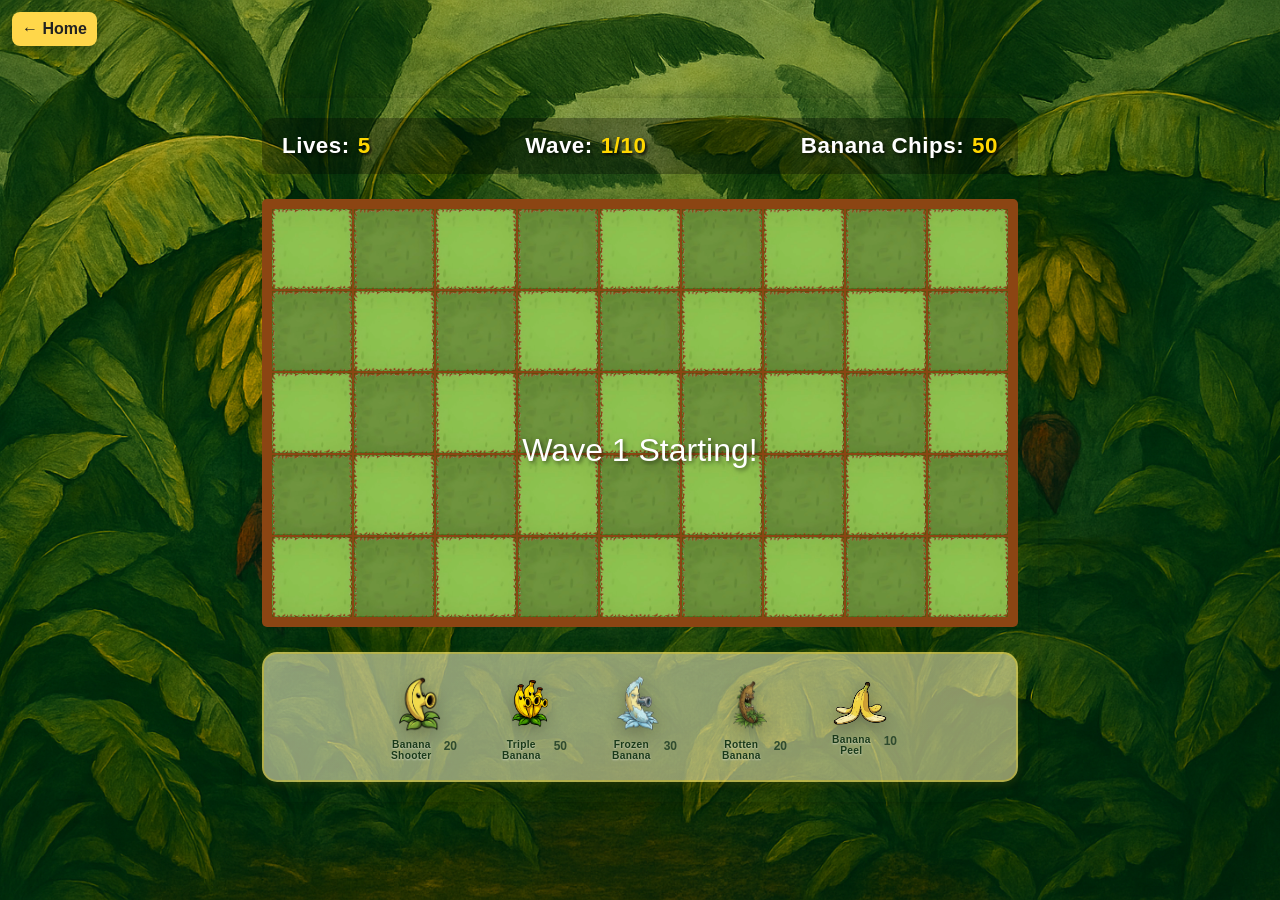
<file: BvM.html>
<!DOCTYPE html>
<html lang="en">
  <head>
    <meta charset="UTF-8" />
    <meta name="viewport" content="width=device-width, initial-scale=1.0" />
    <title>Bananas vs. Monkeys</title>
    <link rel="stylesheet" href="BvM.css" />
  </head>
  <body>
    <a class="home-btn" href="../index.html">← Home</a>
    <div class="game-container">
      <div class="game-header">
        <div class="lives">Lives: <span id="lives">5</span></div>
        <div class="wave">Wave: <span id="waveCounter">0/10</span></div>
        <div class="resources">
          Banana Chips: <span id="resources">50</span>
        </div>
      </div>
      <div class="game-grid" id="gameGrid">
        <!-- Grid will be generated by JavaScript -->
      </div>
      <div class="banana-selection">
        <!-- Banana types will be added here -->
      </div>
    </div>
    <script src="BvM.js"></script>
  </body>
</html>
</file>
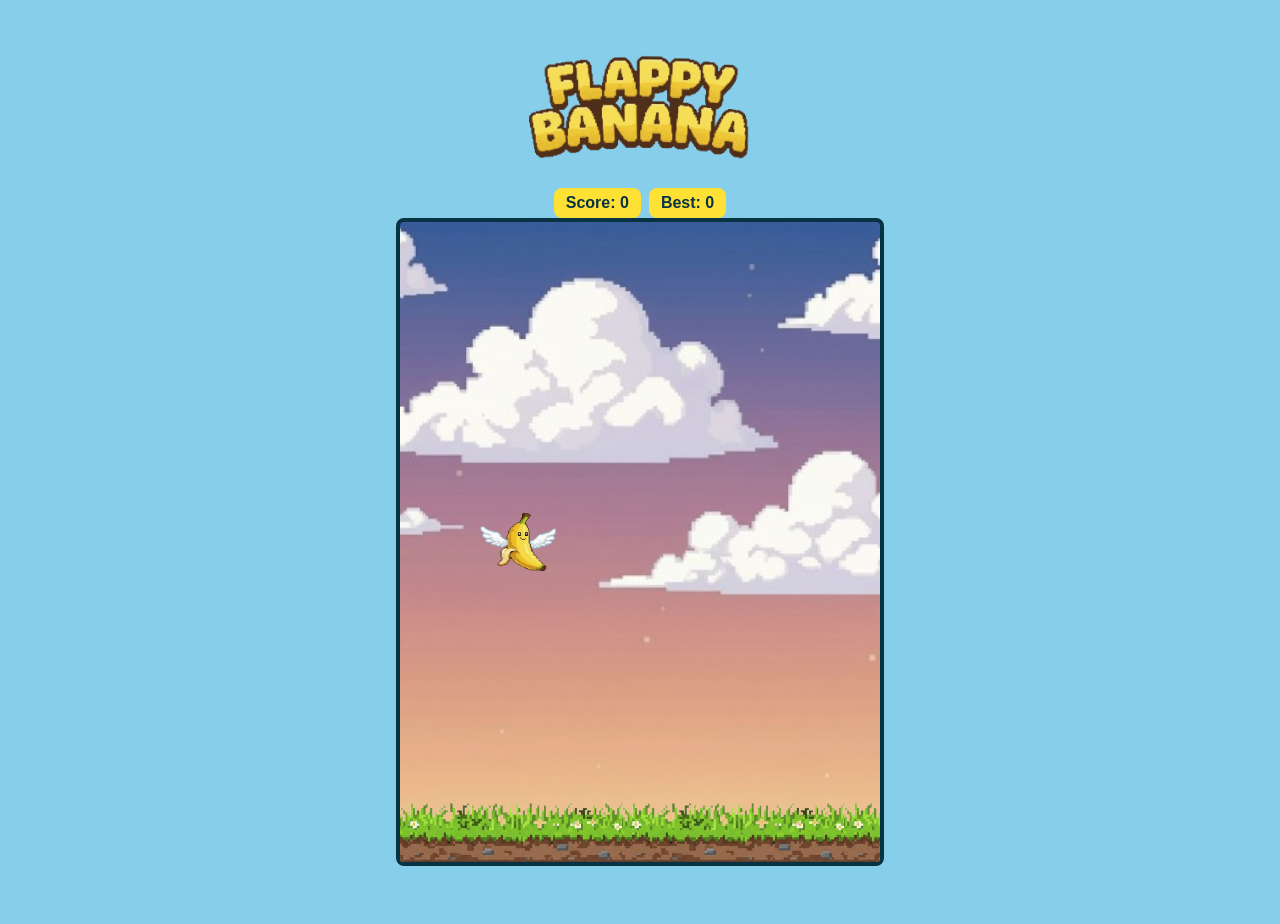
<file: flappy.html>
<!doctype html>
<html lang="en">
<head>
  <meta charset="utf-8" />
  <meta name="viewport" content="width=device-width,initial-scale=1" />
  <title>Flappy Banana</title>
  <link rel="stylesheet" href="flappy.css">
</head>
<body>
  <main class="wrap">
    <div class="logo-wrap">
      <img id="gameLogo" src="assets/sprites/logo.png" alt="Flappy Banana" onerror="this.style.display='none'">
      <div id="scoreBoard" class="score-board" role="status" aria-live="polite">
        <div id="score">Score: 0</div>
        <div id="best">Best: 0</div>
      </div>
    </div>

    <div class="game-area">
      <canvas id="flappyCanvas" width="480" height="640"></canvas>
    </div>

    <!-- controls removed to keep the UI minimal per request -->

    <!-- footer removed to keep the UI compact per request -->
  </main>

  <script src="flappy.js"></script>
</body>
</html>
</file>
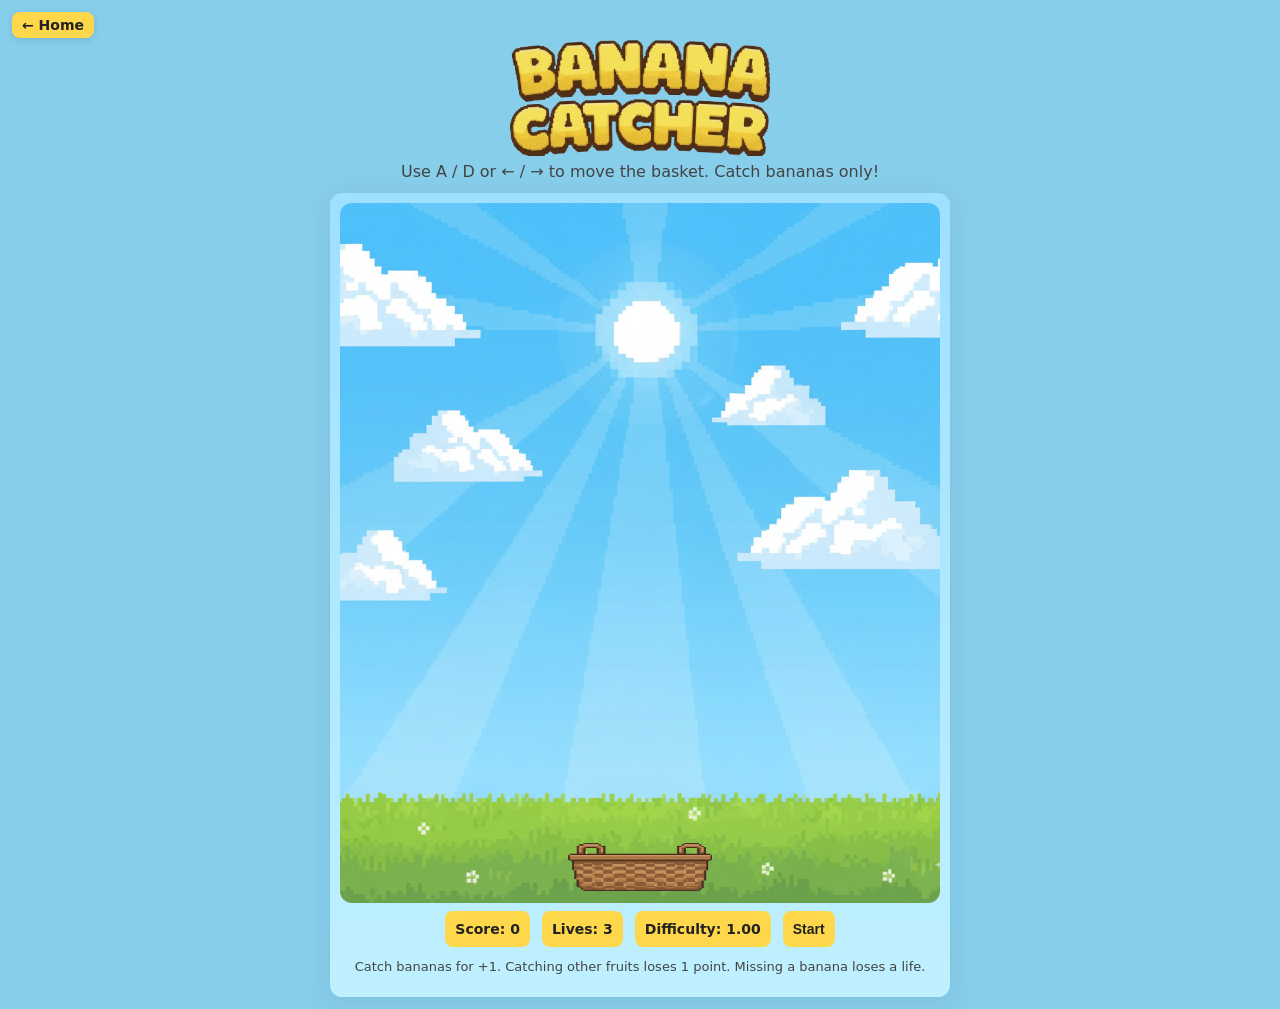
<file: BananaCatcher/banana.html>
<!doctype html>
<html lang="en">
<head>
  <meta charset="utf-8" />
  <meta name="viewport" content="width=device-width,initial-scale=1" />
  <title>Banana Catcher</title>
  <link rel="stylesheet" href="banana.css">
</head>
<body>
  <main class="wrap">
  <a class="home-btn" href="../index.html">← Home</a>
  <img class="logo" src="./assets/sprites/logo.png" alt="Banana Catcher">
  <h1 class="sr-only">Banana Catcher</h1>
    <p class="hint">Use A / D or ← / → to move the basket. Catch bananas only!</p>

    <div class="game-area">
      <canvas id="gameCanvas" width="600" height="700"></canvas>
      <div class="hud">
        <div id="score">Score: 0</div>
        <div id="lives">Lives: 3</div>
  <div id="difficulty" aria-live="polite">Difficulty: 1.00</div>
        <button id="startBtn">Start</button>
      </÷div>
    </div>

    <p class="controls-note">Catch bananas for +1. Catching other fruits loses 1 point. Missing a banana loses a life.</p>
  </main>

  <script src="banana.js"></script>
</body>
</html>
</file>
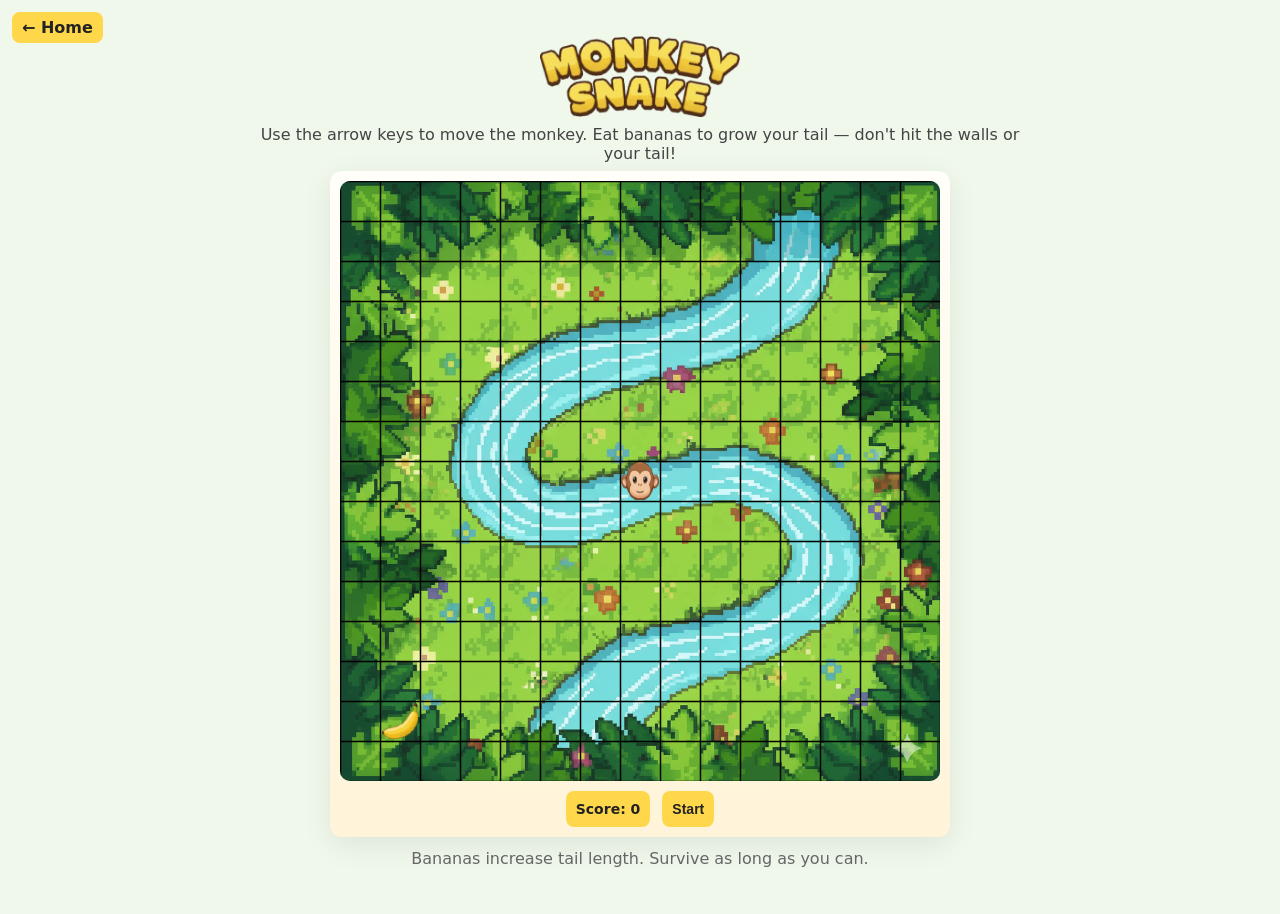
<file: MonkeySnake/monkey.html>
<!doctype html>
<html lang="en">
<head>
  <meta charset="utf-8" />
  <meta name="viewport" content="width=device-width,initial-scale=1" />
  <title>Monkey Snake</title>
  <link rel="stylesheet" href="monkey.css">
</head>
<body>
  <main class="wrap">
    <a class="home-btn" href="../index.html">← Home</a>
  <img class="logo" src="./assets/sprites/logo.png" alt="Monkey Snake">
    <h1 class="sr-only">Monkey Snake</h1>

    <p class="hint">Use the arrow keys to move the monkey. Eat bananas to grow your tail — don't hit the walls or your tail!</p>

    <div class="game-area">
      <canvas id="gameCanvas" width="600" height="600"></canvas>
      <div class="hud">
        <div id="score">Score: 0</div>
        <button id="startBtn">Start</button>
      </div>
    </div>

    <p class="controls-note">Bananas increase tail length. Survive as long as you can.</p>
  </main>

  <script src="monkey.js"></script>
</body>
</html>
</file>
<file: BvM.css>
* {
  margin: 0;
  padding: 0;
  box-sizing: border-box;
}

body {
  display: flex;
  justify-content: center;
  align-items: center;
  min-height: 100vh;
  font-family: "Segoe UI", Tahoma, Geneva, Verdana, sans-serif;
  /* Use provided cartoon-style grid image as a background for a jungle feel */
  background-image: url("./Other Miscellaneous Sprites/jungle_background.png");
  background-size: cover;
  background-position: center;
  background-attachment: fixed;
}

.home-btn {
  position: fixed;
  top: 12px;
  left: 12px;
  z-index: 9999;
  background: #ffd74a;
  color: #222;
  padding: 8px 10px;
  border-radius: 8px;
  font-weight: 700;
  text-decoration: none;
  box-shadow: 0 6px 12px rgba(0, 0, 0, 0.15);
  cursor: pointer;
  display: inline-flex;
  align-items: center;
  gap: 6px;
}

.home-btn:hover {
  background: #ffdf6b;
  transform: translateY(-1px);
  box-shadow: 0 8px 16px rgba(0, 0, 0, 0.2);
}

.home-btn:focus {
  outline: 3px solid rgba(255, 215, 74, 0.3);
  outline-offset: 3px;
}

.game-container {
  background-color: #0000;
  background-size: cover;
  background-position: center;
  padding: 20px;
  border-radius: 10px;
  box-shadow: 0 0 10px rgba(0, 0, 0, 0.2);
}

.game-header {
  display: flex;
  justify-content: space-between;
  margin-bottom: 25px;
  font-size: 1.4em;
  font-weight: 600;
  color: #fff;
  text-shadow: 2px 2px 4px rgba(0, 0, 0, 0.8);
  align-items: center;
  gap: 20px;
  padding: 15px 20px;
  background: rgba(0, 0, 0, 0.3);
  border-radius: 12px;
  letter-spacing: 0.5px;
}

.game-header > div {
  display: flex;
  align-items: center;
  gap: 8px;
}

.game-header span {
  font-weight: 700;
  color: #ffd700;
  text-shadow: 2px 2px 3px rgba(0, 0, 0, 0.9);
}

.game-header .wave {
  font-weight: 700;
}

.game-grid {
  display: grid;
  grid-template-columns: repeat(9, 80px);
  grid-template-rows: repeat(5, 80px);
  gap: 2px;
  background-color: #8b4513;
  padding: 10px;
  border-radius: 5px;
}

.grid-cell {
  border: 1px solid rgba(0, 100, 0, 0.3);
  cursor: pointer;
  position: relative;
  transition: all 0.15s ease-in-out;
  background-size: cover;
  background-position: center;
}

.grid-cell.drag-over {
  background-color: #98fb98;
  box-shadow: inset 0 0 10px rgba(0, 255, 0, 0.3);
  transform: scale(1.02);
}

.banana-selection {
  display: flex;
  gap: 20px;
  margin-top: 25px;
  padding: 18px 24px;
  background: linear-gradient(
    135deg,
    rgba(255, 253, 208, 0.55) 0%,
    rgba(255, 243, 176, 0.55) 100%
  );
  border-radius: 15px;
  align-items: center;
  justify-content: center;
  border: 2px solid rgba(255, 215, 0, 0.3);
  box-shadow: 0 8px 24px rgba(0, 0, 0, 0.2), 0 2px 8px rgba(255, 215, 0, 0.15);
}

.banana-type {
  width: 90px;
  height: 90px;
  border-radius: 12px;
  cursor: pointer;
  background-color: transparent;
  display: flex;
  flex-direction: column;
  align-items: center;
  justify-content: center;
  gap: 8px;
  padding: 8px;
  transition: all 0.2s ease;
  border: 2px solid transparent;
}

.banana-type:hover {
  background-color: rgba(255, 215, 0, 0.4);
  border-color: rgba(255, 215, 0, 0.6);
  transform: translateY(-2px);
}

.banana-type {
  display: flex;
  flex-direction: column;
  align-items: center;
  justify-content: center;
  padding: 6px;
  gap: 6px;
}

.banana-type .banana-img {
  width: 60px;
  height: 60px;
  object-fit: contain;
  display: block;
  filter: drop-shadow(0 4px 8px rgba(0, 0, 0, 0.25));
}

.banana-type .banana-info {
  display: flex;
  width: 100%;
  justify-content: space-between;
  font-size: 0.75em;
  font-weight: 600;
  color: #2f4b2f;
  gap: 4px;
}

.banana-type.selected {
  transform: translateY(-8px) scale(1.05);
  box-shadow: 0 12px 32px rgba(255, 200, 30, 0.3), 0 6px 16px rgba(0, 0, 0, 0.2);
  background-color: rgba(255, 215, 0, 0.5);
  border-color: rgba(255, 215, 0, 0.8);
}

.banana-type .banana-name {
  font-size: 0.85em;
  color: #1a3a1a;
  font-weight: 700;
  text-align: center;
  text-shadow: 0 1px 2px rgba(255, 255, 255, 0.5);
  letter-spacing: 0.3px;
}

.banana-shooter {
  pointer-events: none;
  z-index: 1;
  display: flex;
  justify-content: center;
  align-items: center;
}

.monkey {
  pointer-events: none;
  z-index: 2;
  width: 100% !important;
  height: 100% !important;
  position: absolute;
  background-position: center;
}

.coin {
  cursor: pointer;
  z-index: 4;
  transition: transform 0.2s;
  background-position: center;
  pointer-events: all;
}

.coin:hover {
  transform: scale(1.2);
}

@keyframes float {
  0%,
  100% {
    transform: translateY(0);
  }
  50% {
    transform: translateY(-10px);
  }
}

.projectile {
  position: absolute;
  pointer-events: none;
  z-index: 3;
  transition: left 0.1s linear, top 0.1s linear;
}

/* Start Screen Styles */
.start-screen {
  position: fixed;
  top: 0;
  left: 0;
  width: 100%;
  height: 100%;
  display: flex;
  justify-content: center;
  align-items: center;
  z-index: 1000;
  background-size: cover;
  background-position: center;
}

/* Game Over Screen Styles */
.game-over-screen {
  position: fixed;
  top: 0;
  left: 0;
  width: 100%;
  height: 100%;
  display: flex;
  flex-direction: column;
  justify-content: center;
  align-items: center;
  z-index: 1000;
  background-color: rgba(0, 0, 0, 0.8);
}

.game-over-image {
  max-width: 80%;
  max-height: 60vh;
  margin-bottom: 30px;
}

/* Play Button Styles */
.play-button {
  padding: 15px 40px;
  font-size: 24px;
  background-color: #4caf50;
  color: white;
  border: none;
  border-radius: 8px;
  cursor: pointer;
  transition: transform 0.2s, background-color 0.2s;
  box-shadow: 0 4px 8px rgba(0, 0, 0, 0.2);
}

.play-button:hover {
  transform: scale(1.05);
  background-color: #45a049;
}

.play-button:active {
  transform: scale(0.95);
}
</file>
<file: flappy.css>
/* Minimal styling for Flappy Banana */
:root{--bg:#87CEEB;--panel:#ffffffcc;--accent:#FFE135}
html,body{height:100%;margin:0;font-family:Inter,Arial,Helvetica,sans-serif;background:var(--bg);color:#0f172a}
.wrap{max-width:680px;margin:24px auto;padding:12px}
h1{text-align:center;margin:6px 0}
.logo-wrap{display:flex;flex-direction:column;align-items:center;gap:6px}
.logo-wrap img#gameLogo{max-width:320px;width:60%;height:auto;display:block}
.logo-wrap h1#logoFallback{margin:0;font-size:28px}
.logo-wrap #scoreBoard{display:flex;flex-direction:row;align-items:center;gap:8px;margin-top:6px;cursor:pointer}
.logo-wrap button#startBtn{background:var(--accent);border:none;padding:8px 14px;border-radius:8px;font-weight:700;cursor:pointer;margin-top:6px}
.hint{text-align:center;color:#0b1220cc}
.game-area{display:flex;justify-content:center;align-items:center;position:relative}
#flappyCanvas{background-image:url('assets/sprites/pretty_sky_bg.png');background-size:cover;background-position:center;border:4px solid #083344;border-radius:8px;display:block;max-width:100%;height:auto}
#flappyCanvas:focus{outline:none}
#hud{position:absolute;left:12px;top:12px;color:#032;display:flex;flex-direction:column;gap:6px}
#score{background:var(--panel);padding:6px 10px;border-radius:6px;font-weight:700}
#state{background:var(--panel);padding:6px 10px;border-radius:6px;display:none !important}
.score-board{display:flex;flex-direction:row;gap:8px;align-items:center}
#score, #best{background:var(--accent);padding:6px 12px;border-radius:8px;font-weight:800;color:#083344}
#best{}
.controls{display:none}
.tune{margin-top:12px;background:#ffffffcc;padding:10px;border-radius:8px;display:flex;flex-direction:column;gap:8px;align-items:stretch}
.tune-row{display:flex;flex-direction:column;gap:6px}
.tune-row label{font-weight:600;color:#063}
.tune-row input[type=range]{width:100%}
.tune-note{font-size:12px;color:#084}
/* add bottom padding so controls/buttons are never half off-screen on small viewports */
.wrap{max-width:680px;margin:24px auto;padding:12px 12px 40px}

/* overall page background (outside the game canvas) */
body{
	/* overall background removed per user request; use base color */
	background: var(--bg);
	min-height: 100vh;
}
</file>
<file: BananaCatcher/banana.css>
:root {
    --bg: #87CEEB;
    --panel: rgba(255, 255, 255, 0.85);
    --accent: #ffd74a;
}

* {
    box-sizing: border-box
}

html,
body {
    height: 100%
}

body {
    margin: 0;
    font-family: system-ui, -apple-system, Segoe UI, Roboto, 'Helvetica Neue', Arial;
    background: var(--bg);
    color: #222
}

.wrap {
    max-width: 900px;
    margin: 20px auto;
    padding: 12px
}

.home-btn {
    position: fixed;
    left: 12px;
    top: 12px;
    text-decoration: none;
    /* match HUD/button style */
    background: var(--accent);
    color: #222;
    padding: 6px 10px;
    border-radius: 8px;
    font-weight: 700;
    font-size: 14px;
    display: inline-flex;
    align-items: center;
    justify-content: center;
    line-height: 1;
    box-shadow: 0 2px 6px rgba(0, 0, 0, 0.12);
}

.logo {
    display: block;
    margin: 8px auto 6px;
    max-width: 260px;
    width: 60%;
    height: auto
}

.sr-only {
    position: absolute !important;
    height: 1px;
    width: 1px;
    overflow: hidden;
    clip: rect(1px, 1px, 1px, 1px);
    white-space: nowrap
}

h1 {
    margin-top: 0
}

.hint {
    color: #444;
    margin: 6px 0 12px;
    text-align: center
}

.game-area {
    position: relative;
    background: linear-gradient(#9fe0ff, #bff0ff);
    /* width includes padding (box-sizing: border-box) so account for 10px padding each side */
    width: 620px;
    margin: 0 auto;
    border-radius: 12px;
    padding: 10px;
    box-shadow: 0 6px 30px rgba(0, 0, 0, 0.08)
}

canvas {
    display: block;
    background: transparent;
    border-radius: 12px
}

#hud {
    display: flex
}

.hud {
    display: flex;
    gap: 12px;
    align-items: center;
    justify-content: center;
    margin-top: 8px
}

/* Make info labels and the start/restart button share the same yellow accent */
#score,
#lives,
#startBtn,
.hud #difficulty {
    background: var(--accent);
    color: #222;
    padding: 6px 10px;
    border-radius: 8px;
    font-weight: 700;
    border: 0;
    display: inline-flex;
    align-items: center;
    justify-content: center;
    min-height: 36px;
    /* keep uniform height */
    line-height: 1;
    font-size: 14px;
    /* ensure button text matches info labels */
}

#startBtn {
    cursor: pointer
}

.hud #difficulty.bump {
    box-shadow: 0 0 0 6px rgba(255, 215, 0, 0.08);
    transform: scale(1.04);
    transition: transform 180ms
}

#resetDifficultyBtn {
    padding: 6px 8px;
    border-radius: 8px;
    border: 0;
    background: #eee;
    cursor: pointer
}

.hud .bump {
    box-shadow: 0 0 0 6px rgba(255, 215, 0, 0.08);
    transform: scale(1.04);
    transition: transform 180ms
}

.controls-note {
    font-size: 13px;
    color: #444;
    text-align: center;
    margin-top: 12px
}

@media (max-width:700px) {
    .game-area {
        width: 100%;
        padding: 8px
    }

    canvas {
        width: 100%;
        height: auto
    }
}
</file>
<file: MonkeySnake/monkey.css>
:root{
  --bg:#f0f7eb;
  --panel:rgba(255,255,255,0.95);
  --accent:#ffd74a;
}
*{box-sizing:border-box}
body{margin:0;font-family:system-ui,-apple-system,Segoe UI,Roboto,Arial;background:var(--bg);color:#222}
.wrap{max-width:820px;margin:18px auto;padding:12px}
.home-btn{position:fixed;left:12px;top:12px;text-decoration:none;background:var(--accent);color:#222;padding:6px 10px;border-radius:8px;font-weight:700;display:inline-flex;align-items:center;justify-content:center}
.logo{display:block;margin:6px auto 8px;max-width:200px;width:48%;height:auto}
.sr-only{position:absolute!important;height:1px;width:1px;overflow:hidden;clip:rect(1px,1px,1px,1px);white-space:nowrap}
.hint{text-align:center;color:#444;margin:8px 0}
.game-area{width:620px;margin:0 auto;background:linear-gradient(#fffef8,#fff4d9);padding:10px;border-radius:12px;box-shadow:0 8px 30px rgba(0,0,0,0.08)}
canvas{display:block;background:#7ec0a7;border-radius:10px}
.hud{display:flex;gap:12px;align-items:center;justify-content:center;margin-top:10px}
#score, #startBtn{background:var(--accent);padding:6px 10px;border-radius:8px;font-weight:700;color:#222;border:0;display:inline-flex;align-items:center;justify-content:center;min-height:36px;font-size:14px}
#startBtn{cursor:pointer}
.controls-note{text-align:center;color:#666;margin-top:12px}
@media (max-width:700px){.game-area{width:100%;padding:8px}canvas{width:100%;height:auto}}
</file>
